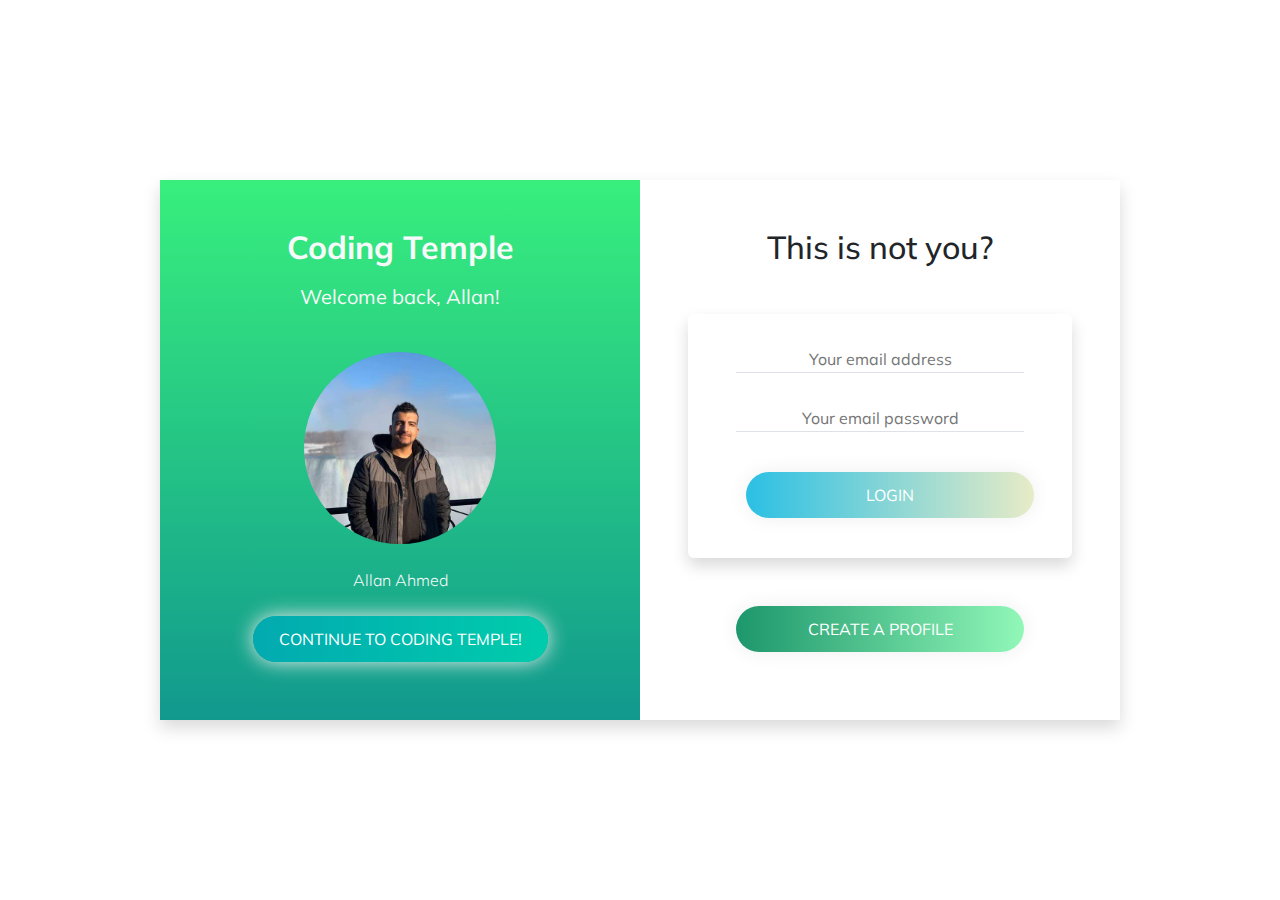
<file: Bootstrap Forms/index.html>
<!DOCTYPE html>
<html lang="en">
  <head>
    <meta charset="UTF-8" />
    <meta name="viewport" content="width=device-width, initial-scale=1.0" />
    <title>Document</title>
    <link
      href="https://cdn.jsdelivr.net/npm/bootstrap@5.3.3/dist/css/bootstrap.min.css"
      rel="stylesheet"
      integrity="sha384-QWTKZyjpPEjISv5WaRU9OFeRpok6YctnYmDr5pNlyT2bRjXh0JMhjY6hW+ALEwIH"
      crossorigin="anonymous"
    />
    <script
      src="https://cdn.jsdelivr.net/npm/bootstrap@5.3.3/dist/js/bootstrap.bundle.min.js"
      integrity="sha384-YvpcrYf0tY3lHB60NNkmXc5s9fDVZLESaAA55NDzOxhy9GkcIdslK1eN7N6jIeHz"
      crossorigin="anonymous"
      defer
    ></script>
    <link rel="stylesheet" href="styles.css" />
  </head>
  <body class="d-flex justify-content-center align-items-center">
    <div class="container w-75">
      <div class="row text-center shadow">
        <div class="col left-container text-light p-5">
          <h2 class="fw-bold">Coding Temple</h2>
          <p class="fs-5 my-3">Welcome back, Allan!</p>
          <img src="./allan.jpg" class="w-50 rounded-circle my-4" />
          <p class="fw-light">Allan Ahmed</p>
          <button class="btn continue-btn mx-auto mt-4">
            Continue to Coding Temple!
          </button>
        </div>
        <div class="col right-container p-5">
          <h2>This is not you?</h2>
          <form action="" class="shadow py-3 px-5 my-5 rounded">
            <input
              type="text"
              class="border border-0 border-bottom text-center w-100 my-3"
              placeholder="Your email address"
            />
            <input
              type="text"
              class="border border-0 border-bottom text-center w-100 my-3"
              placeholder="Your email password"
            />
            <button class="btn login-btn w-100 my-4">Login</button>
          </form>
          <button class="btn profile-btn w-75 mx-auto mt-5">Create a Profile</button>
        </div>
      </div>
    </div>
  </body>
</html>
</file>
<file: Bootstrap Forms/styles.css>
@import url('https://fonts.googleapis.com/css2?family=Mulish:ital,wght@0,200..1000;1,200..1000&family=Oswald:wght@200..700&family=Poppins:ital,wght@0,100;0,200;0,300;0,400;0,500;0,600;0,700;0,800;0,900;1,100;1,200;1,300;1,400;1,500;1,600;1,700;1,800;1,900&family=Roboto+Mono:ital,wght@0,100..700;1,100..700&display=swap');

body {
  font-family: 'Mulish', sans-serif;
  height: 100vh;
}

.left-container {
  background: #11998e; /* fallback for old browsers */
  background: -webkit-linear-gradient(
    to top,
    #11998e,
    #38ef7d
  ); /* Chrome 10-25, Safari 5.1-6 */
  background: linear-gradient(
    to top,
    #11998e,
    #38ef7d
  ); /* W3C, IE 10+/ Edge, Firefox 16+, Chrome 26+, Opera 12+, Safari 7+ */
}

.continue-btn {
  background-image: linear-gradient(
    to right,
    #02aab0 0%,
    #00cdac 51%,
    #02aab0 100%
  );
}
.continue-btn {
  margin: 10px;
  padding: 10px 25px;
  text-align: center;
  text-transform: uppercase;
  transition: 0.5s;
  background-size: 200% auto;
  color: white;
  box-shadow: 0 0 20px #eee;
  border-radius: 30px;
  display: block;
}

.continue-btn:hover {
  background-position: right center; /* change the direction of the change here */
  color: #fff;
  text-decoration: none;
}

.login-btn {
  background-image: linear-gradient(
    to right,
    #2bc0e4 0%,
    #eaecc6 51%,
    #2bc0e4 100%
  );
}
.login-btn {
  margin: 10px;
  padding: 10px 25px;
  text-align: center;
  text-transform: uppercase;
  transition: 0.5s;
  background-size: 200% auto;
  color: white;
  box-shadow: 0 0 20px #eee;
  border-radius: 30px;
  display: block;
}

.login-btn:hover {
  background-position: right center; /* change the direction of the change here */
  color: #fff;
  text-decoration: none;
}

.profile-btn {
  background-image: linear-gradient(
    to right,
    #1d976c 0%,
    #93f9b9 51%,
    #1d976c 100%
  );
}
.profile-btn {
  margin: 10px;
  padding: 10px 25px;
  text-align: center;
  text-transform: uppercase;
  transition: 0.5s;
  background-size: 200% auto;
  color: white;
  box-shadow: 0 0 20px #eee;
  border-radius: 30px;
  display: block;
}

.profile-btn:hover {
  background-position: right center; /* change the direction of the change here */
  color: #fff;
  text-decoration: none;
}
</file>
